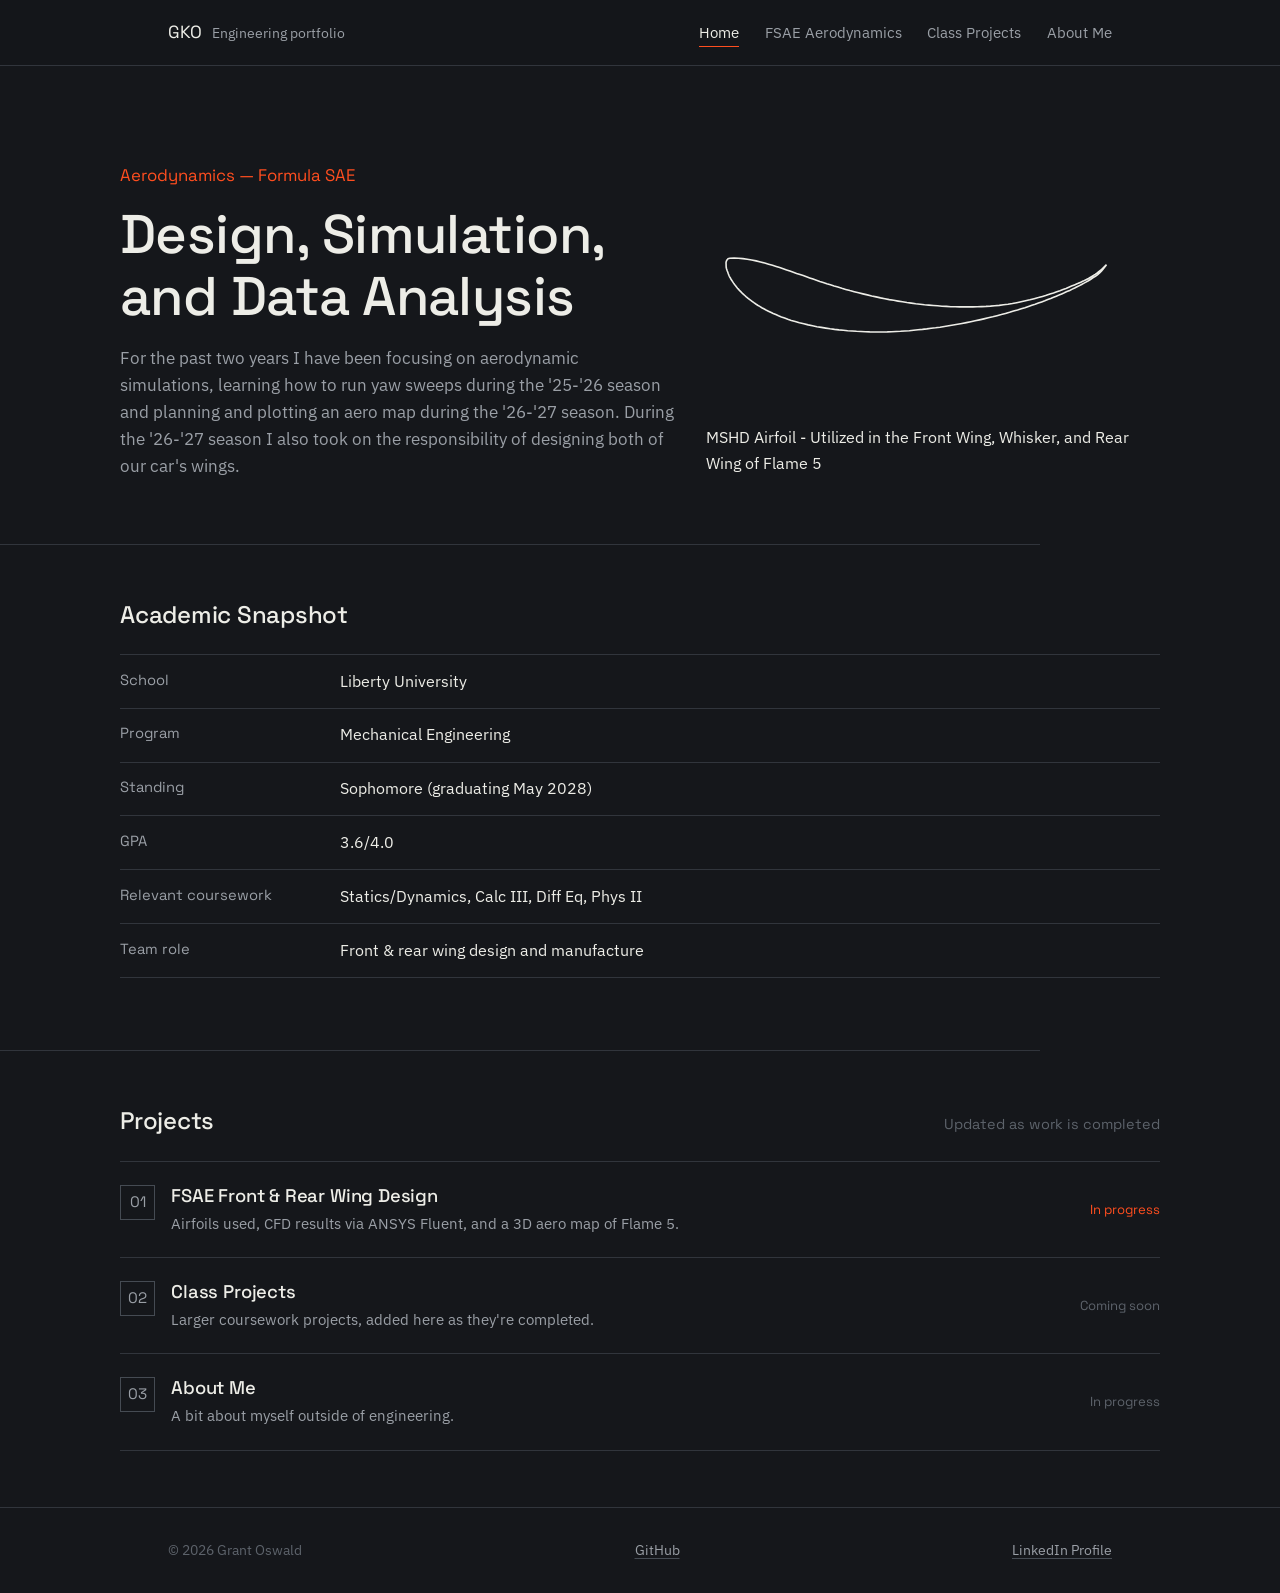
<file: index.html>
<!DOCTYPE html>
<html lang="en">
<head>
<meta charset="UTF-8">
<meta name="viewport" content="width=device-width, initial-scale=1.0">
<title>Grant Oswald — Engineering Portfolio</title>
<meta name="description" content="Engineering portfolio — FSAE aerodynamics and coursework projects.">
<link rel="preconnect" href="https://fonts.googleapis.com">
<link rel="preconnect" href="https://fonts.gstatic.com" crossorigin>
<link href="https://fonts.googleapis.com/css2?family=IBM+Plex+Sans:wght@400;500&family=Space+Grotesk:wght@500;600&display=swap" rel="stylesheet">
<link rel="stylesheet" href="css/style.css">
</head>
<body>

<header class="site-header">
  <div class="wrap">
    <a href="index.html" class="wordmark">GKO <span>Engineering portfolio</span></a>
    <nav class="site-nav">
      <a href="index.html" aria-current="page">Home</a>
      <a href="projects/fsae.html">FSAE Aerodynamics</a>
      <a href="projects/class-projects.html">Class Projects</a>
      <a href="projects/about-me.html">About Me</a>
    </nav>
  </div>
</header>

<main>

  <!-- ============ HERO ============ -->
  <section class="hero wrap">
    <div>
      <div class="role">Aerodynamics — Formula SAE</div>
      <h1>Design, Simulation, and Data Analysis</h1>
      <p>For the past two years I have been focusing on aerodynamic simulations, learning how to run yaw sweeps during the '25-'26 season and
        planning and plotting an aero map during the '26-'27 season. During the '26-'27 season I also took on the responsibility of designing
      both of our car's wings.</p>
    </div>
     <div class="hero-figure" aria-hidden="true">
      <!-- MSHD airfoil profile, plotted from coordinate data (x/c, y/c), flipped -->
      <svg viewBox="0 0 420 260" fill="none" xmlns="http://www.w3.org/2000/svg">
        <path d="M400.5 99.7 L397.4 103.8 L395.8 105.8 L393.9 107.6 L391.7 109.6 L389.4 111.3 L387.2 112.7 L384.8 114.2 L382.4 115.7 L379.9 117.1 L377.6 118.4 L375.6 119.5 L373.5 120.6 L371.1 121.8 L368.7 123.0 L366.3 124.1 L363.7 125.4 L360.9 126.6 L358.3 127.8 L355.7 128.9 L353.0 130.1 L350.3 131.2 L347.6 132.3 L344.7 133.5 L341.8 134.6 L338.8 135.8 L335.7 136.9 L332.4 138.1 L329.2 139.3 L325.9 140.3 L322.5 141.5 L318.9 142.7 L315.3 143.8 L311.5 145.0 L307.6 146.1 L303.6 147.3 L299.5 148.4 L295.3 149.6 L291.0 150.7 L286.7 151.8 L282.3 152.8 L277.9 153.9 L273.5 154.9 L269.1 155.8 L264.8 156.7 L260.4 157.6 L256.0 158.5 L251.6 159.3 L247.2 160.0 L242.8 160.7 L238.4 161.5 L234.0 162.2 L229.6 162.8 L225.2 163.3 L220.8 163.9 L216.4 164.4 L212.0 164.8 L207.6 165.3 L203.3 165.7 L198.9 166.0 L194.5 166.3 L190.1 166.5 L185.7 166.7 L181.3 166.9 L176.9 167.0 L172.5 167.0 L168.1 167.0 L163.7 166.9 L159.3 166.7 L154.9 166.5 L150.5 166.3 L146.1 166.0 L141.7 165.7 L137.3 165.3 L132.9 164.9 L128.5 164.4 L124.1 163.8 L119.7 163.1 L115.3 162.4 L110.9 161.7 L106.5 160.8 L102.2 159.9 L97.8 158.8 L93.4 157.7 L89.2 156.5 L85.3 155.4 L81.8 154.3 L78.6 153.1 L75.4 152.0 L72.5 150.8 L69.8 149.6 L67.2 148.5 L64.7 147.3 L62.4 146.2 L60.0 145.0 L57.8 143.8 L55.8 142.7 L53.7 141.4 L51.7 140.2 L49.8 139.0 L47.9 137.7 L46.1 136.4 L44.5 135.2 L43.1 134.1 L41.5 132.9 L40.0 131.6 L38.8 130.5 L37.5 129.3 L36.2 128.2 L35.0 126.9 L33.7 125.7 L32.6 124.4 L31.5 123.2 L30.5 121.9 L29.4 120.6 L28.4 119.2 L27.4 117.9 L26.6 116.6 L25.7 115.3 L24.9 114.0 L24.2 112.7 L23.5 111.6 L22.9 110.2 L22.3 108.7 L21.8 107.3 L21.1 105.6 L20.6 104.0 L20.2 102.3 L20.1 100.6 L20.1 99.4 L20.0 97.8 L20.3 96.3 L21.0 94.9 L22.1 93.6 L23.7 93.2 L28.1 93.0 L32.5 93.2 L36.9 93.6 L41.3 94.2 L45.7 95.0 L50.1 95.9 L54.5 97.0 L58.7 98.1 L62.6 99.2 L66.5 100.3 L70.2 101.5 L73.7 102.6 L77.2 103.8 L80.6 104.9 L83.9 106.0 L87.3 107.2 L90.6 108.4 L94.0 109.5 L97.2 110.6 L100.5 111.8 L103.7 112.9 L107.1 114.1 L110.4 115.2 L113.8 116.4 L117.2 117.5 L120.8 118.7 L124.4 119.8 L128.1 121.0 L131.9 122.1 L135.8 123.3 L139.7 124.4 L143.9 125.6 L148.2 126.7 L152.5 127.8 L156.9 128.9 L161.3 129.9 L165.7 131.0 L170.1 131.9 L174.5 132.9 L178.9 133.7 L183.3 134.6 L187.7 135.3 L192.1 136.1 L196.5 136.8 L200.9 137.5 L205.3 138.1 L209.7 138.7 L214.1 139.2 L218.5 139.7 L222.9 140.1 L227.3 140.5 L231.6 140.8 L236.0 141.2 L240.4 141.4 L244.8 141.7 L249.2 141.8 L253.6 141.9 L258.0 141.9 L262.4 141.9 L266.8 141.9 L271.2 141.8 L275.6 141.6 L280.0 141.4 L284.4 141.1 L288.8 140.7 L293.2 140.4 L297.6 139.8 L302.0 139.2 L306.4 138.5 L310.7 137.7 L315.1 136.8 L319.5 135.8 L323.9 134.8 L328.2 133.7 L332.4 132.6 L336.5 131.4 L340.3 130.3 L344.0 129.1 L347.5 128.0 L350.8 126.8 L353.9 125.7 L357.0 124.5 L360.0 123.4 L362.8 122.2 L365.5 121.1 L368.4 119.9 L371.6 118.6 L374.3 117.4 L377.2 116.1 L380.0 114.7 L382.5 113.5 L385.0 112.0 L387.1 110.7 L389.2 109.4 L390.9 108.2 L392.5 106.9 L394.7 105.1 L396.5 103.5 Z"
              stroke="#EDEDE7" stroke-width="1.6"/>
      </svg>
       <div class="title">MSHD Airfoil - Utilized in the Front Wing, Whisker, and Rear Wing of Flame 5</div>
    </div>
  </section>

  <hr class="dim-line wrap">

  <!-- ============ ACADEMIC SNAPSHOT ============ -->
  <section class="block wrap" id="about">
    <div class="block-head">
      <h2>Academic Snapshot</h2>
    </div>
    <dl class="spec-sheet">
      <div class="spec-row">
        <dt>School</dt>
        <dd>Liberty University</dd>
      </div>
      <div class="spec-row">
        <dt>Program</dt>
        <dd>Mechanical Engineering</dd>
      </div>
      <div class="spec-row">
        <dt>Standing</dt>
        <dd>Sophomore (graduating May 2028)</dd>
      </div>
      <div class="spec-row">
        <dt>GPA</dt>
        <dd>3.6/4.0</dd>
      </div>
      <div class="spec-row">
        <dt>Relevant coursework</dt>
        <dd>Statics/Dynamics, Calc III, Diff Eq, Phys II</dd>
      </div>
      <div class="spec-row">
        <dt>Team role</dt>
        <dd>Front &amp; rear wing design and manufacture</dd>
      </div>
    </dl>
  </section>

  <hr class="dim-line wrap">

  <!-- ============ PROJECT INDEX ============ -->
  <section class="block wrap" id="projects">
    <div class="block-head">
      <h2>Projects</h2>
      <span class="block-note">Updated as work is completed</span>
    </div>
    <div class="parts-list">
      <a class="part" href="projects/fsae.html">
        <span class="part-mark">01</span>
        <span class="part-body">
          <h3>FSAE Front &amp; Rear Wing Design</h3>
          <p>Airfoils used, CFD results via ANSYS Fluent, and a 3D aero map of Flame 5.</p>
        </span>
        <span class="part-status live">In progress</span>
      </a>
      <a class="part" href="projects/class-projects.html">
        <span class="part-mark">02</span>
        <span class="part-body">
          <h3>Class Projects</h3>
          <p>Larger coursework projects, added here as they're completed.</p>
        </span>
        <span class="part-status">Coming soon</span>
      </a>
      <a class="part" href="projects/about-me.html">
        <span class="part-mark">03</span>
        <span class="part-body">
          <h3>About Me</h3>
          <p>A bit about myself outside of engineering.</p>
        </span>
        <span class="part-status">In progress</span>
      </a>
    </div>
  </section>

</main>

<footer class="site-footer">
  <div class="wrap">
    <span>&copy; 2026 Grant Oswald</span>
    <span><a href="https://github.com/gkoz416">GitHub</a></span>
    <span><a href="https://linkedin.com/in/grant-oswald/">LinkedIn Profile</a></span>
  </div>
</footer>

<script src="js/main.js"></script>
</body>
</html>
</file>
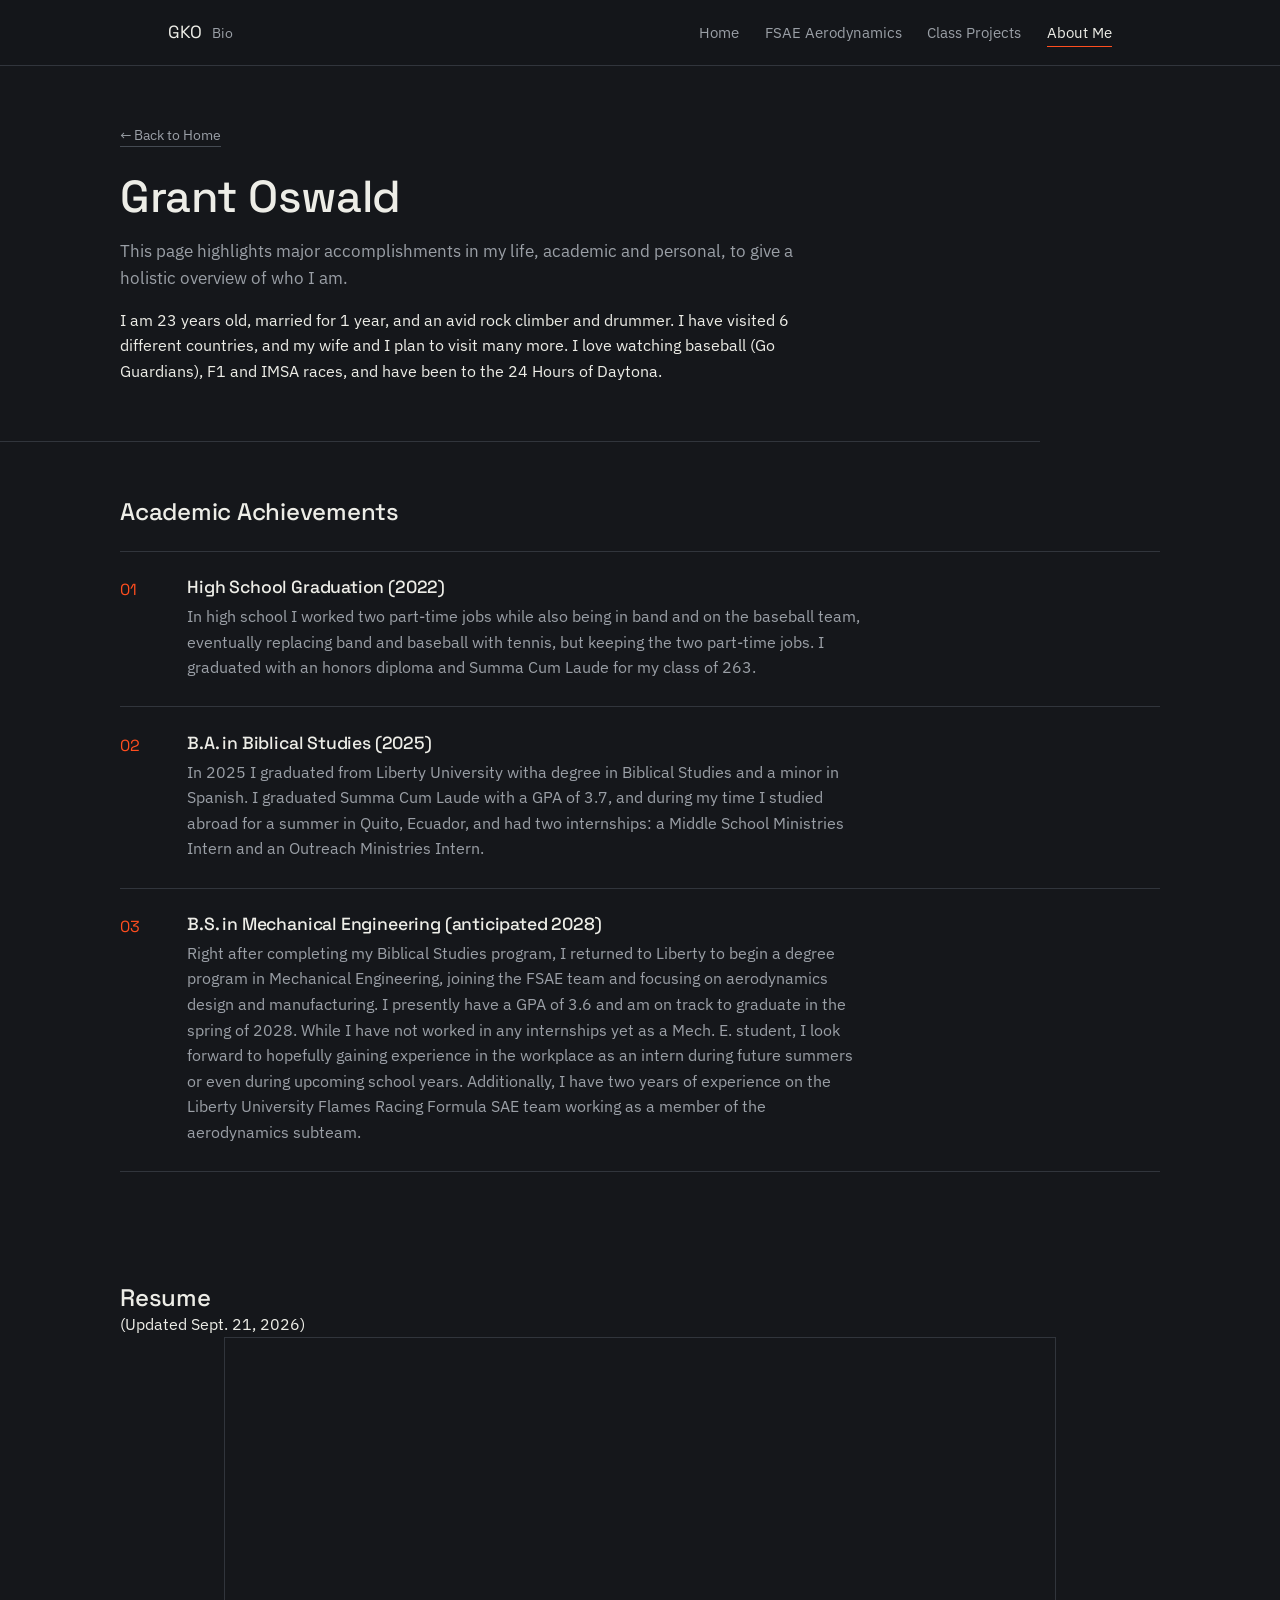
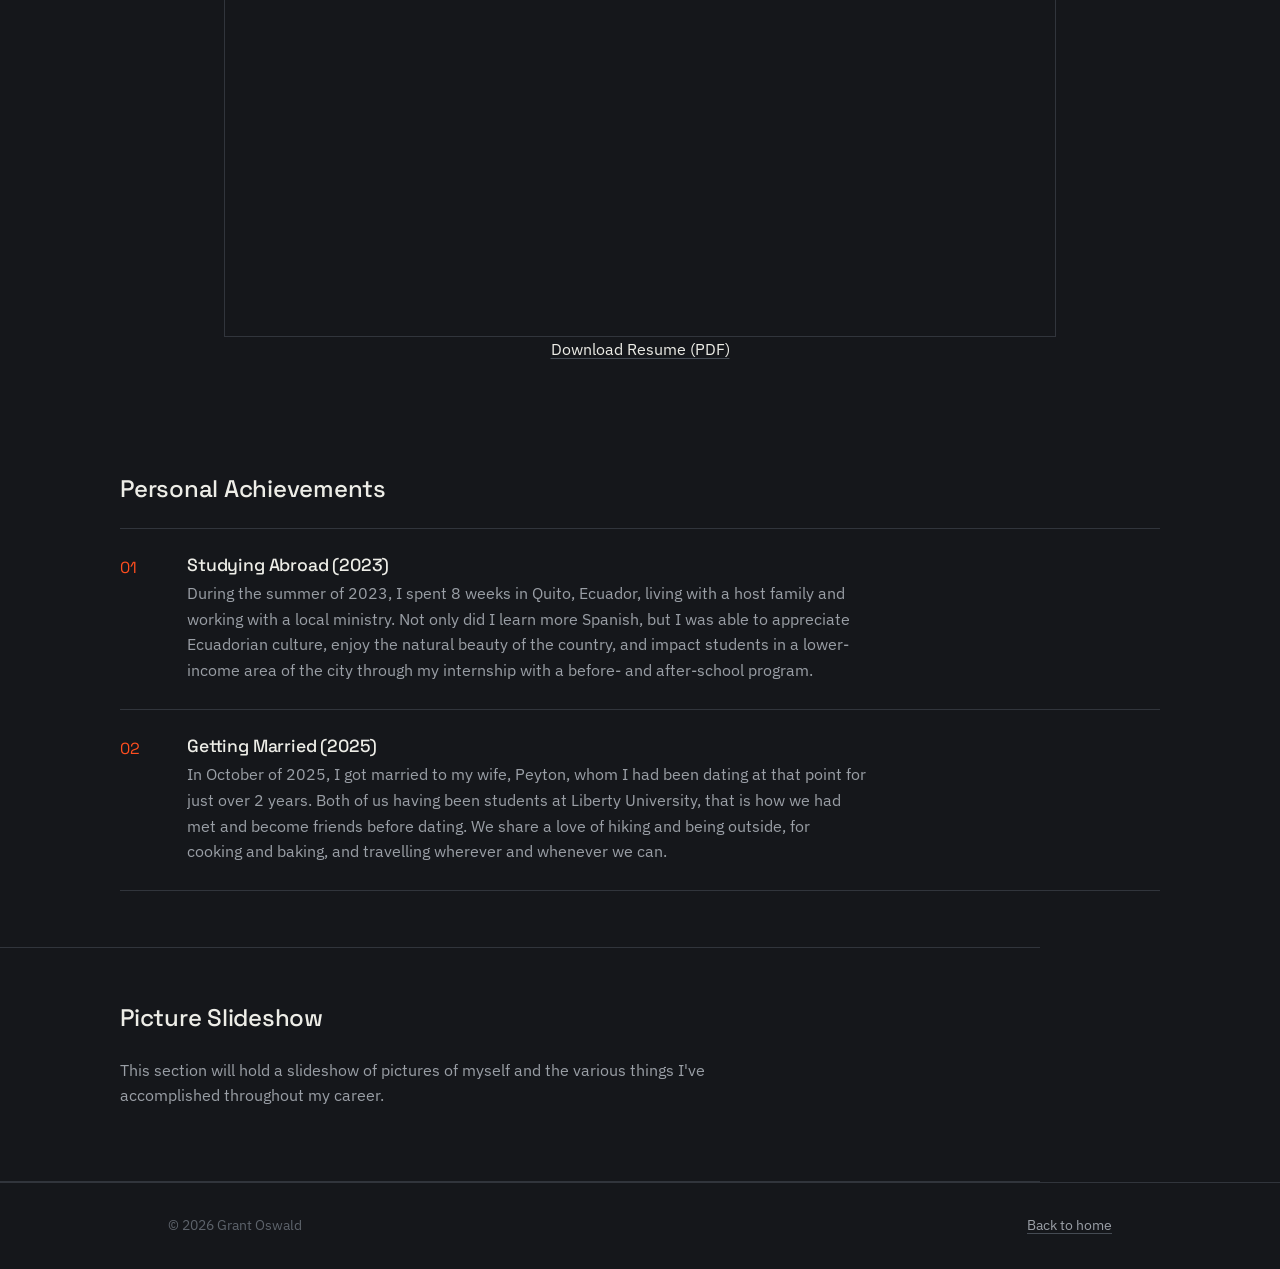
<file: projects/about-me.html>
<!DOCTYPE html>
<html lang="en">
<head>
<meta charset="UTF-8">
<meta name="viewport" content="width=device-width, initial-scale=1.0">
<title>About Me</title>
<meta name="description" content="Front and rear wing design for the Formula SAE car — airfoil theory, CFD, and the 3D aero map.">
<link rel="preconnect" href="https://fonts.googleapis.com">
<link rel="preconnect" href="https://fonts.gstatic.com" crossorigin>
<link href="https://fonts.googleapis.com/css2?family=IBM+Plex+Sans:wght@400;500&family=Space+Grotesk:wght@500;600&display=swap" rel="stylesheet">
<link rel="stylesheet" href="../css/style.css">
</head>
<body>

<header class="site-header">
  <div class="wrap">
    <a href="../index.html" class="wordmark">GKO <span>Bio</span></a>
    <nav class="site-nav">
      <a href="../index.html">Home</a>
      <a href="fsae.html">FSAE Aerodynamics</a>
      <a href="class-projects.html">Class Projects</a>
      <a href="about-me.html" aria-current="page">About Me</a>
    </nav>
  </div>
</header>

<main>
  <section class="block wrap">
    <a href="../index.html" class="back-link">&larr; Back to Home</a>
    <h1 style="font-size:clamp(1.9rem,4vw,2.8rem); max-width:20ch;">Grant Oswald</h1>
    <p style="color:var(--text-dim); font-size:1.05rem; margin-top:1rem;">
      This page highlights major accomplishments in my life, academic and personal, to give a holistic overview of who I am.</p>
    <p>I am 23 years old, married for 1 year, and an avid rock climber and drummer. I have visited 6 different countries, and my wife and I plan
    to visit many more. I love watching baseball (Go Guardians), F1 and IMSA races, and have been to the 24 Hours of Daytona.</p>
  </section>

  <hr class="dim-line wrap">

  <!-- ============ Academic Achievements ============ -->
  <section class="block wrap">
    <div class="block-head">
      <h2>Academic Achievements</h2>
    </div>
    <div class="process">
      <div class="step">
        <span class="step-num">01</span>
        <div>
          <h3>High School Graduation (2022)</h3>
          <p>In high school I worked two part-time jobs while also being in band and on the baseball team,
            eventually replacing band and baseball with tennis, but keeping the two part-time jobs. I graduated with an honors diploma and
            Summa Cum Laude for my class of 263.</p>
        </div>
      </div>
      <div class="step">
        <span class="step-num">02</span>
        <div>
          <h3>B.A. in Biblical Studies (2025)</h3>
          <p>In 2025 I graduated from Liberty University witha degree in Biblical Studies and a minor in Spanish. I graduated Summa Cum Laude with a GPA of 3.7,
          and during my time I studied abroad for a summer in Quito, Ecuador, and had two internships: a Middle School Ministries Intern and an 
            Outreach Ministries Intern.
          </p>
        </div>
      </div>
      <div class="step">
        <span class="step-num">03</span>
        <div>
          <h3>B.S. in Mechanical Engineering (anticipated 2028)</h3>
          <p>Right after completing my Biblical Studies program, I returned to Liberty to begin a degree program in Mechanical Engineering, joining the FSAE team
            and focusing on aerodynamics design and manufacturing. I presently have a GPA of 3.6 and am on track to graduate in the spring of 2028. While I have
            not worked in any internships yet as a Mech. E. student, I look forward to hopefully gaining experience in the workplace as an intern during future
            summers or even during upcoming school years. Additionally, I have two years of experience on the Liberty University Flames Racing Formula SAE
            team working as a member of the aerodynamics subteam.
          </p>
        </div>
      </div>
    </div>
  </section>

<!-- ============= Resume and Download Link ========= -->
  <section class="block wrap">
  <div class:"block-head">
    <h2>Resume</h2>
    <p> (Updated Sept. 21, 2026)</p>
  </div>
  <iframe src="../docs/OswaldGrantResume.pdf" style="width:80%; height:600px; border:1px solid var(--line); display:block; margin-left:auto; margin-right:auto;" title="Resume"></iframe>
  <div style="text-align:center;">
  <a href="../docs/OswaldGrantResume.pdf" style="margin-left:auto; margin-right:auto;" download>Download Resume (PDF)</a>
  </div>
  </section>
  
 <!-- ============ Personal Achievements ============ -->
  <section class="block wrap">
    <div class="block-head">
      <h2>Personal Achievements</h2>
    </div>
    <div class="process">
      <div class="step">
        <span class="step-num">01</span>
        <div>
          <h3>Studying Abroad (2023)</h3>
          <p>During the summer of 2023, I spent 8 weeks in Quito, Ecuador, living with a host family and working with a local ministry. Not only did I learn
          more Spanish, but I was able to appreciate Ecuadorian culture, enjoy the natural beauty of the country, and impact students in a lower-income area
          of the city through my internship with a before- and after-school program.</p>
        </div>
      </div>
      <div class="step">
        <span class="step-num">02</span>
        <div>
          <h3>Getting Married (2025)</h3>
          <p>In October of 2025, I got married to my wife, Peyton, whom I had been dating at that point for just over 2 years. Both of us having been students
            at Liberty University, that is how we had met and become friends before dating. We share a love of hiking and being outside, for cooking and baking,
            and travelling wherever and whenever we can.
          </p>
        </div>
      </div>
    </div>
  </section>

  <hr class="dim-line wrap">

  <!-- ============ SLIDESHOW PLACEHOLDER ============ -->
  <section class="block wrap">
    <div class="block-head">
      <h2>Picture Slideshow</h2>
          </div>
    <p style="color:var(--text-dim); margin-bottom:1rem;">
      This section will hold a slideshow of pictures of myself and the various things I've accomplished throughout my career.
    </p>
</section>

  <hr class="dim-line wrap">

</main>

<footer class="site-footer">
  <div class="wrap">
    <span>&copy; 2026 Grant Oswald</span>
    <span><a href="../index.html">Back to home</a></span>
  </div>
</footer>

<script src="../js/main.js"></script>
</body>
</html>
</file>
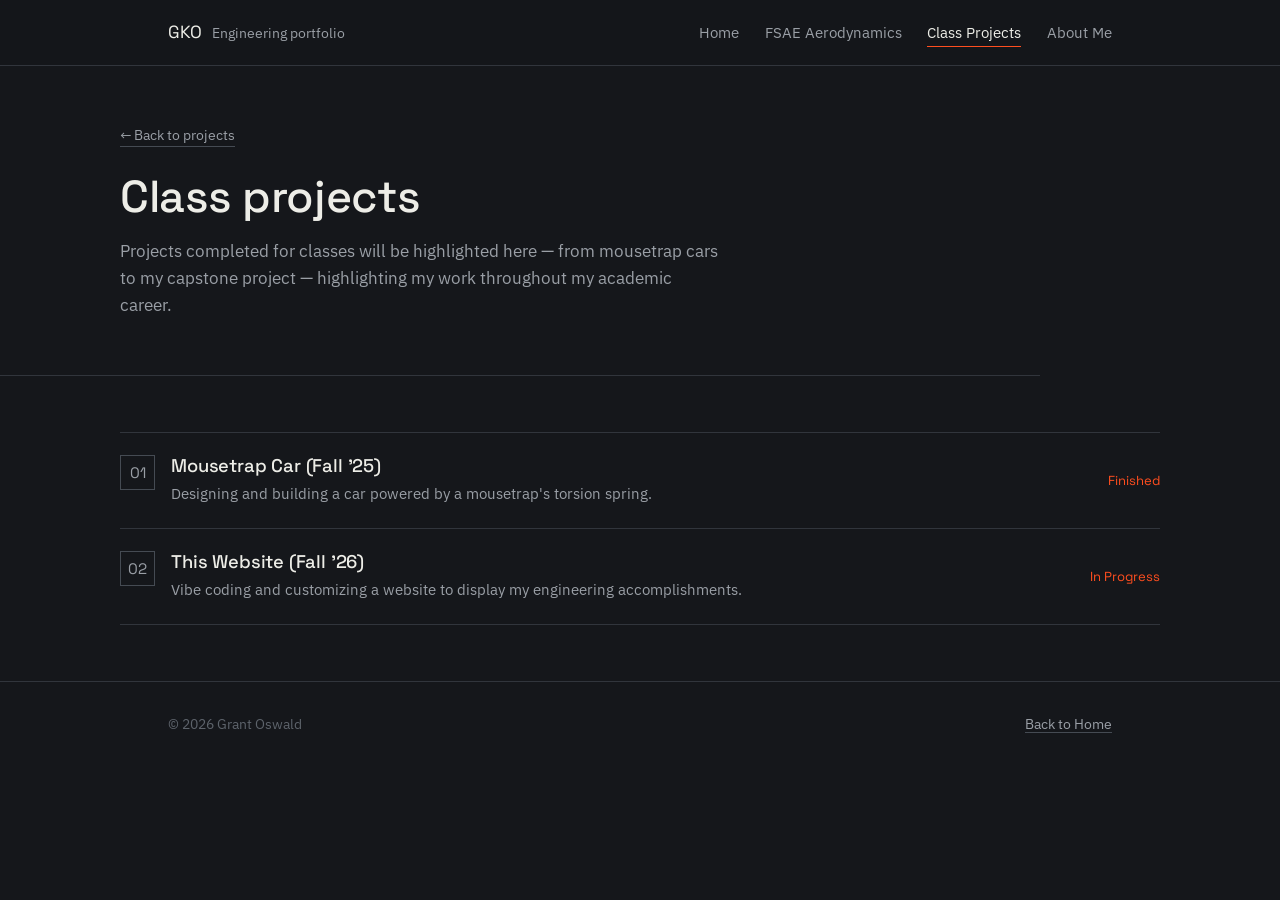
<file: projects/class-projects.html>
<!DOCTYPE html>
<html lang="en">
<head>
<meta charset="UTF-8">
<meta name="viewport" content="width=device-width, initial-scale=1.0">
<title>Class Projects — Grant Oswald</title>
<meta name="description" content="Coursework projects, added as they're completed.">
<link rel="preconnect" href="https://fonts.googleapis.com">
<link rel="preconnect" href="https://fonts.gstatic.com" crossorigin>
<link href="https://fonts.googleapis.com/css2?family=IBM+Plex+Sans:wght@400;500&family=Space+Grotesk:wght@500;600&display=swap" rel="stylesheet">
<link rel="stylesheet" href="../css/style.css">
</head>
<body>

<header class="site-header">
  <div class="wrap">
    <a href="../index.html" class="wordmark">GKO <span>Engineering portfolio</span></a>
    <nav class="site-nav">
      <a href="../index.html">Home</a>
      <a href="fsae.html">FSAE Aerodynamics</a>
      <a href="class-projects.html" aria-current="page">Class Projects</a>
      <a href="about-me.html">About Me</a>
    </nav>
  </div>
</header>

<main>
  <section class="block wrap">
    <a href="../index.html" class="back-link">&larr; Back to projects</a>
    <h1 style="font-size:clamp(1.9rem,4vw,2.8rem); max-width:20ch;">Class projects</h1>
    <p style="color:var(--text-dim); font-size:1.05rem; margin-top:1rem; max-width:60ch;">
      Projects completed for classes will be highlighted here &mdash; from mousetrap cars to my capstone
      project &mdash; highlighting my work throughout my academic career.
    </p>
  </section>

  <hr class="dim-line wrap">

  <section class="block wrap">
  <div class="parts-list">
    <a class="part" href="mousetrap-car.html">
      <span class="part-mark">01</span>
      <span class="part-body">
        <h3>Mousetrap Car (Fall '25)</h3>
        <p>Designing and building a car powered by a mousetrap's torsion spring.</p>
      </span>
      <span class="part-status live">Finished</span>
    </a>
    <a class="part" href="this-website.html">
      <span class="part-mark">02</span>
      <span class="part-body">
        <h3>This Website (Fall '26)</h3>
        <p>Vibe coding and customizing a website to display my engineering accomplishments.</p>
      </span>
      <span class="part-status live">In Progress</span>
    </a>
  </div>
</section>
</main>

<footer class="site-footer">
  <div class="wrap">
    <span>&copy; 2026 Grant Oswald</span>
    <span><a href="../index.html">Back to Home</a></span>
  </div>
</footer>

<script src="../js/main.js"></script>
</body>
</html>
</file>
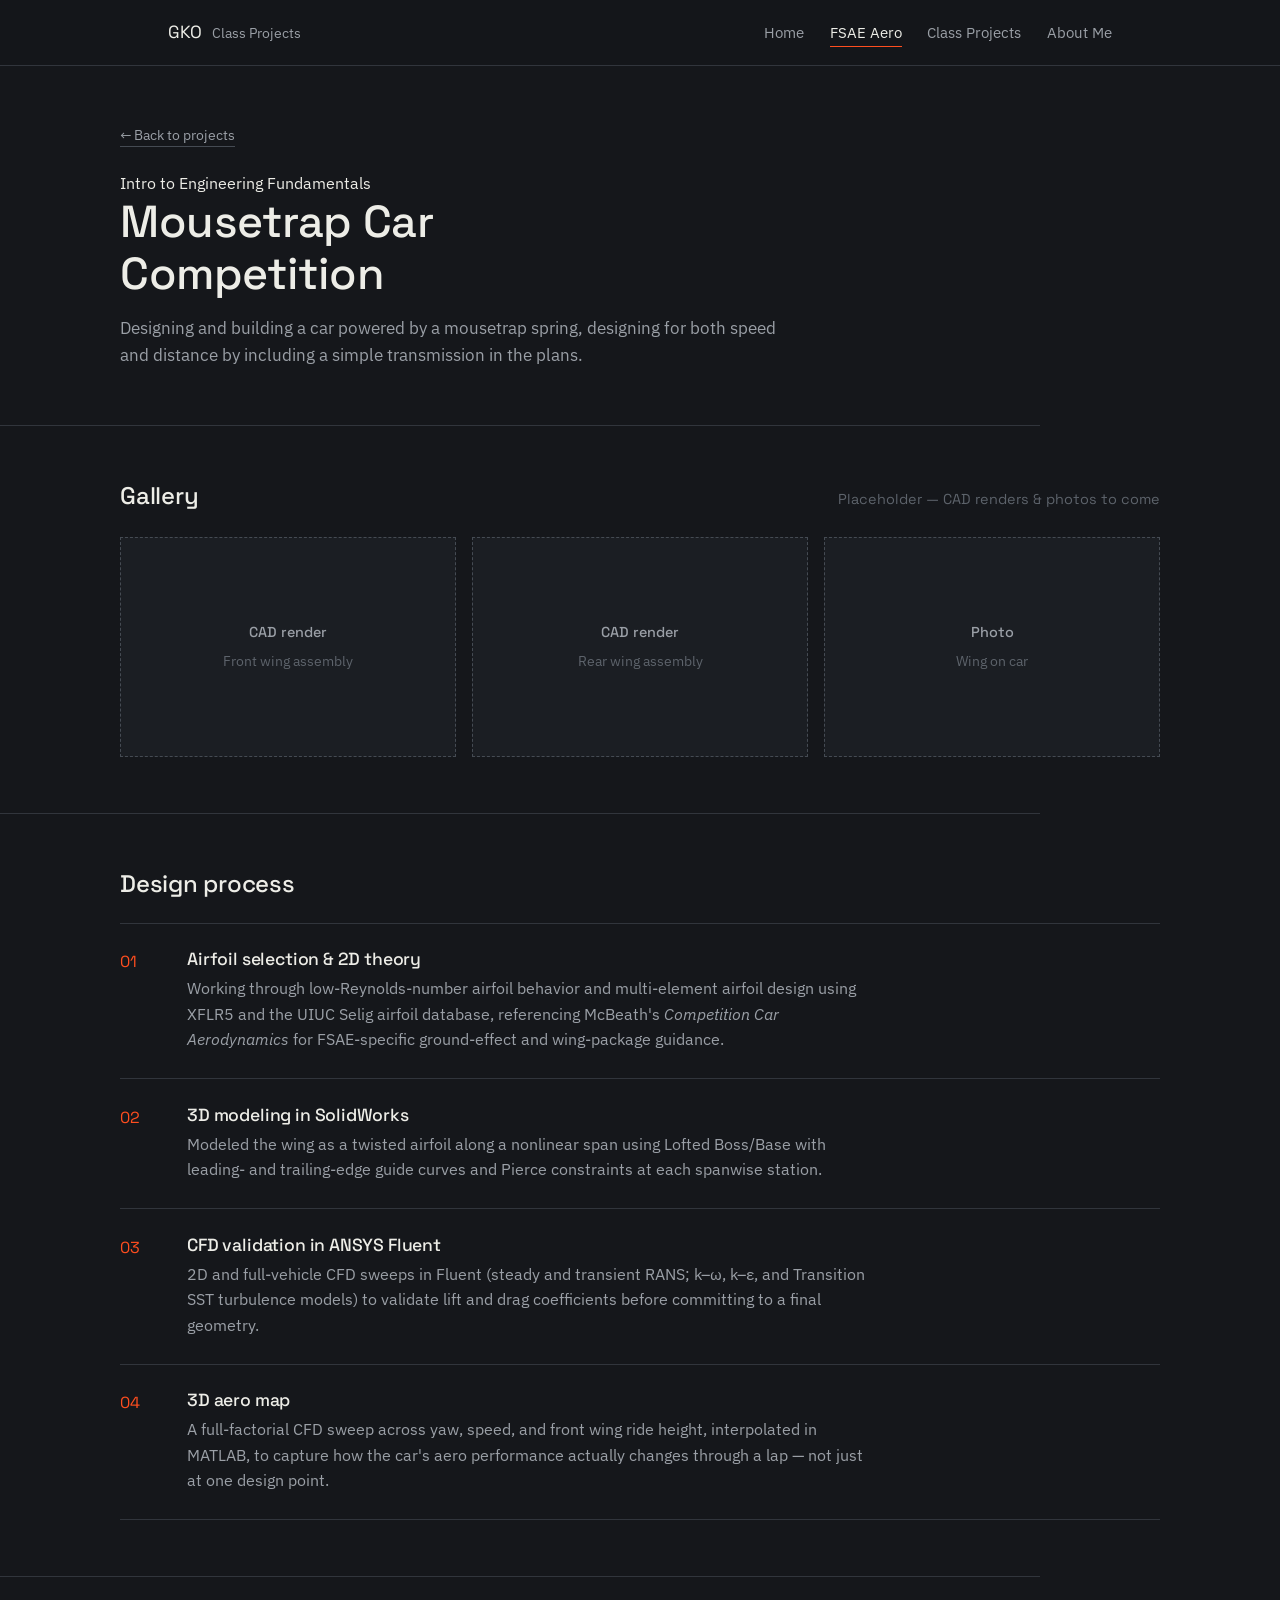
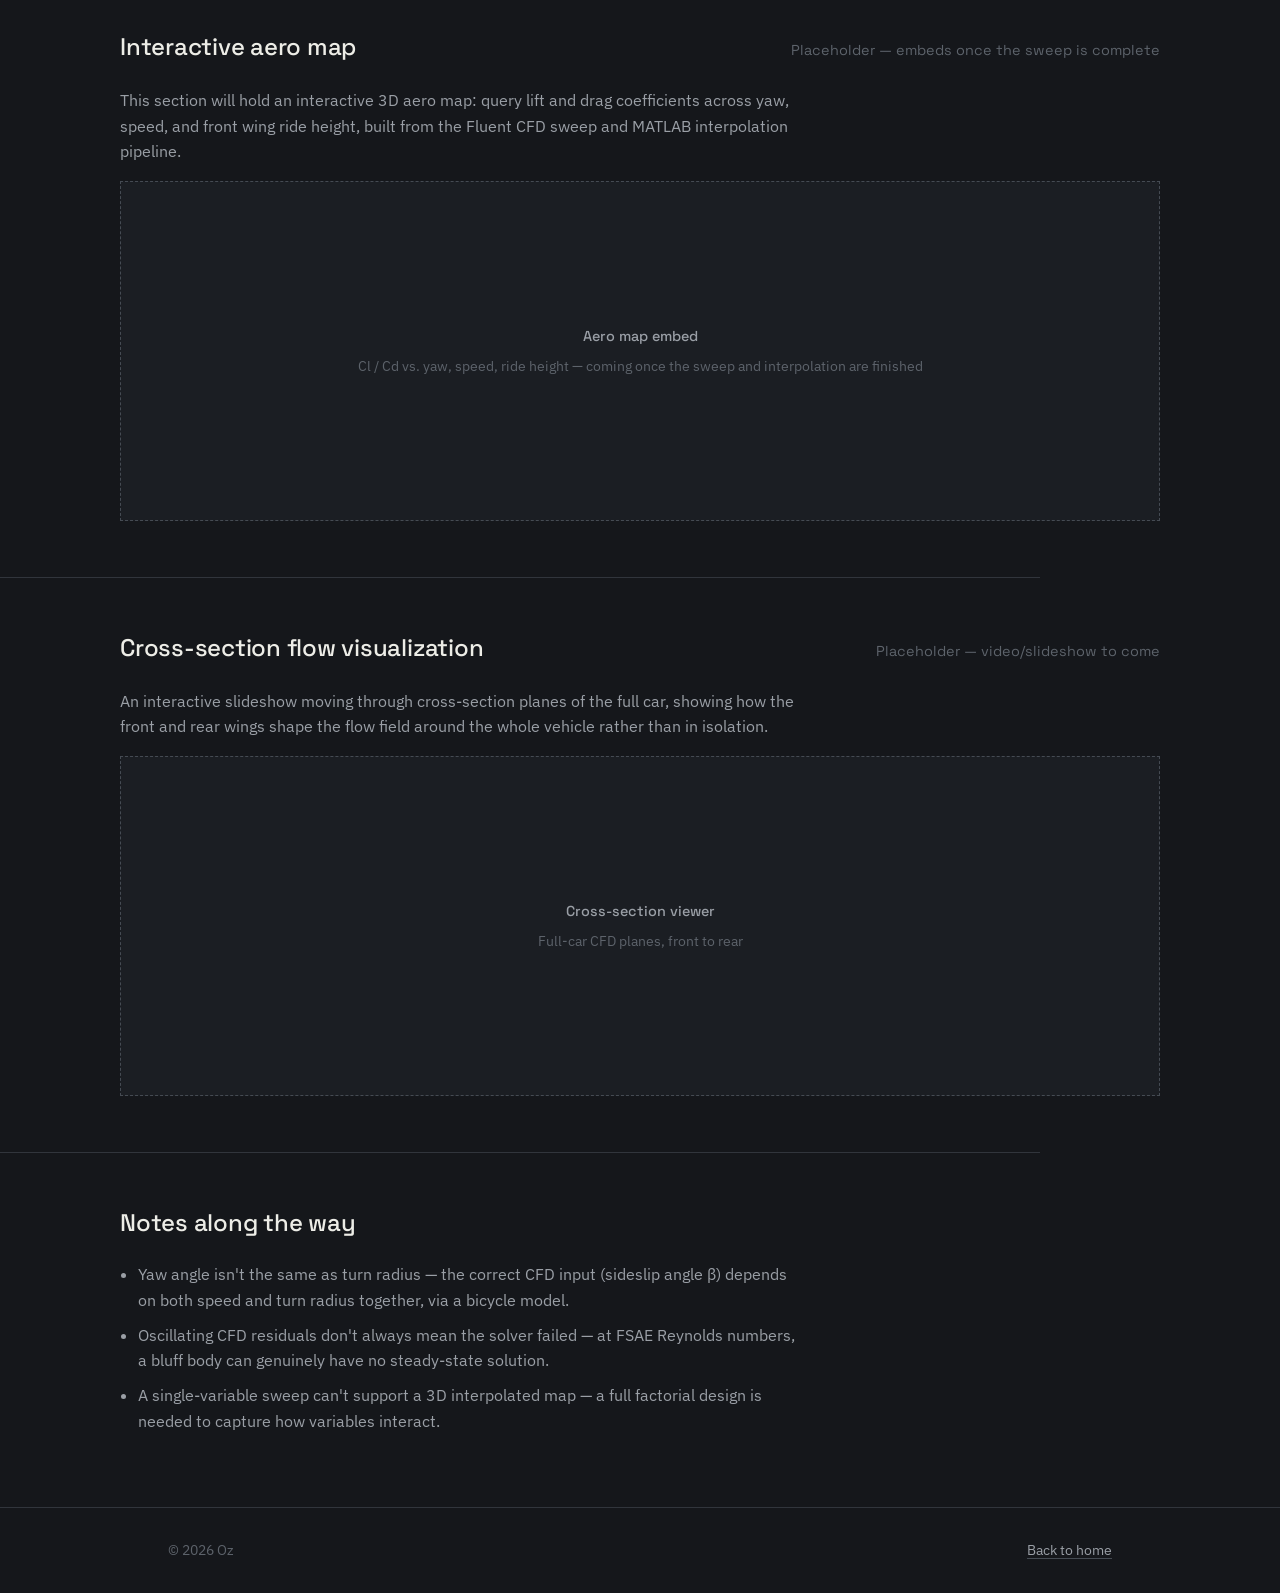
<file: projects/mousetrap car.html>
<!DOCTYPE html>
<html lang="en">
<head>
<meta charset="UTF-8">
<meta name="viewport" content="width=device-width, initial-scale=1.0">
<title>Mousetrap Car - ENGR 110</title>
<meta name="description" content="Front and rear wing design for the Formula SAE car — airfoil theory, CFD, and the 3D aero map.">
<link rel="preconnect" href="https://fonts.googleapis.com">
<link rel="preconnect" href="https://fonts.gstatic.com" crossorigin>
<link href="https://fonts.googleapis.com/css2?family=IBM+Plex+Sans:wght@400;500&family=Space+Grotesk:wght@500;600&display=swap" rel="stylesheet">
<link rel="stylesheet" href="../css/style.css">
</head>
<body>

<header class="site-header">
  <div class="wrap">
    <a href="../index.html" class="wordmark">GKO <span>Class Projects</span></a>
    <nav class="site-nav">
      <a href="../index.html">Home</a>
      <a href="fsae.html" aria-current="page">FSAE Aero</a>
      <a href="class-projects.html">Class Projects</a>
      <a href="about-me.html">About Me</a>
    </nav>
  </div>
</header>

<main>
  <section class="block wrap">
    <a href="class-projects.html" class="back-link">&larr; Back to projects</a>
    <div class="role">Intro to Engineering Fundamentals</div>
    <h1 style="font-size:clamp(1.9rem,4vw,2.8rem); max-width:20ch;">Mousetrap Car Competition</h1>
    <p style="color:var(--text-dim); font-size:1.05rem; margin-top:1rem;">
      Designing and building a car powered by a mousetrap spring, designing for both speed and distance by including a simple transmission in the plans.
    </p>
  </section>

  <hr class="dim-line wrap">

  <!-- ============ GALLERY PLACEHOLDER ============ -->
  <section class="block wrap">
    <div class="block-head">
      <h2>Gallery</h2>
      <span class="block-note">Placeholder — CAD renders &amp; photos to come</span>
    </div>
    <div style="display:grid; grid-template-columns:repeat(auto-fit, minmax(220px,1fr)); gap:1rem;">
      <div class="placeholder-media"><span><strong>CAD render</strong>Front wing assembly</span></div>
      <div class="placeholder-media"><span><strong>CAD render</strong>Rear wing assembly</span></div>
      <div class="placeholder-media"><span><strong>Photo</strong>Wing on car</span></div>
    </div>
  </section>

  <hr class="dim-line wrap">

  <!-- ============ DESIGN PROCESS ============ -->
  <section class="block wrap">
    <div class="block-head">
      <h2>Design process</h2>
    </div>
    <div class="process">
      <div class="step">
        <span class="step-num">01</span>
        <div>
          <h3>Airfoil selection &amp; 2D theory</h3>
          <p>Working through low-Reynolds-number airfoil behavior and multi-element airfoil design using
          XFLR5 and the UIUC Selig airfoil database, referencing McBeath's <em>Competition Car Aerodynamics</em>
          for FSAE-specific ground-effect and wing-package guidance.</p>
        </div>
      </div>
      <div class="step">
        <span class="step-num">02</span>
        <div>
          <h3>3D modeling in SolidWorks</h3>
          <p>Modeled the wing as a twisted airfoil along a nonlinear span using Lofted Boss/Base with leading-
          and trailing-edge guide curves and Pierce constraints at each spanwise station.</p>
        </div>
      </div>
      <div class="step">
        <span class="step-num">03</span>
        <div>
          <h3>CFD validation in ANSYS Fluent</h3>
          <p>2D and full-vehicle CFD sweeps in Fluent (steady and transient RANS; k&ndash;&omega;, k&ndash;&epsilon;,
          and Transition SST turbulence models) to validate lift and drag coefficients before committing to a
          final geometry.</p>
        </div>
      </div>
      <div class="step">
        <span class="step-num">04</span>
        <div>
          <h3>3D aero map</h3>
          <p>A full-factorial CFD sweep across yaw, speed, and front wing ride height, interpolated in MATLAB,
          to capture how the car's aero performance actually changes through a lap &mdash; not just at one
          design point.</p>
        </div>
      </div>
    </div>
  </section>

  <hr class="dim-line wrap">

  <!-- ============ AERO MAP EMBED PLACEHOLDER ============ -->
  <section class="block wrap">
    <div class="block-head">
      <h2>Interactive aero map</h2>
      <span class="block-note">Placeholder — embeds once the sweep is complete</span>
    </div>
    <p style="color:var(--text-dim); margin-bottom:1rem;">
      This section will hold an interactive 3D aero map: query lift and drag coefficients across yaw,
      speed, and front wing ride height, built from the Fluent CFD sweep and MATLAB interpolation pipeline.
    </p>
    <div class="placeholder-media" style="min-height:340px;">
      <span><strong>Aero map embed</strong>Cl / Cd vs. yaw, speed, ride height &mdash; coming once the sweep and interpolation are finished</span>
    </div>
  </section>

  <hr class="dim-line wrap">

  <!-- ============ CROSS-SECTION SLIDESHOW PLACEHOLDER ============ -->
  <section class="block wrap">
    <div class="block-head">
      <h2>Cross-section flow visualization</h2>
      <span class="block-note">Placeholder — video/slideshow to come</span>
    </div>
    <p style="color:var(--text-dim); margin-bottom:1rem;">
      An interactive slideshow moving through cross-section planes of the full car, showing how the
      front and rear wings shape the flow field around the whole vehicle rather than in isolation.
    </p>
    <div class="placeholder-media" style="min-height:340px;">
      <span><strong>Cross-section viewer</strong>Full-car CFD planes, front to rear</span>
    </div>
  </section>

  <hr class="dim-line wrap">

  <!-- ============ KEY LEARNINGS ============ -->
  <section class="block wrap">
    <div class="block-head">
      <h2>Notes along the way</h2>
    </div>
    <ul style="color:var(--text-dim); padding-left:1.1rem; max-width:var(--measure);">
      <li style="margin-bottom:0.6rem;">Yaw angle isn't the same as turn radius &mdash; the correct CFD input
      (sideslip angle &beta;) depends on both speed and turn radius together, via a bicycle model.</li>
      <li style="margin-bottom:0.6rem;">Oscillating CFD residuals don't always mean the solver failed &mdash;
      at FSAE Reynolds numbers, a bluff body can genuinely have no steady-state solution.</li>
      <li>A single-variable sweep can't support a 3D interpolated map &mdash; a full factorial design is
      needed to capture how variables interact.</li>
    </ul>
  </section>

</main>

<footer class="site-footer">
  <div class="wrap">
    <span>&copy; 2026 Oz</span>
    <span><a href="../index.html">Back to home</a></span>
  </div>
</footer>

<script src="../js/main.js"></script>
</body>
</html>
</file>
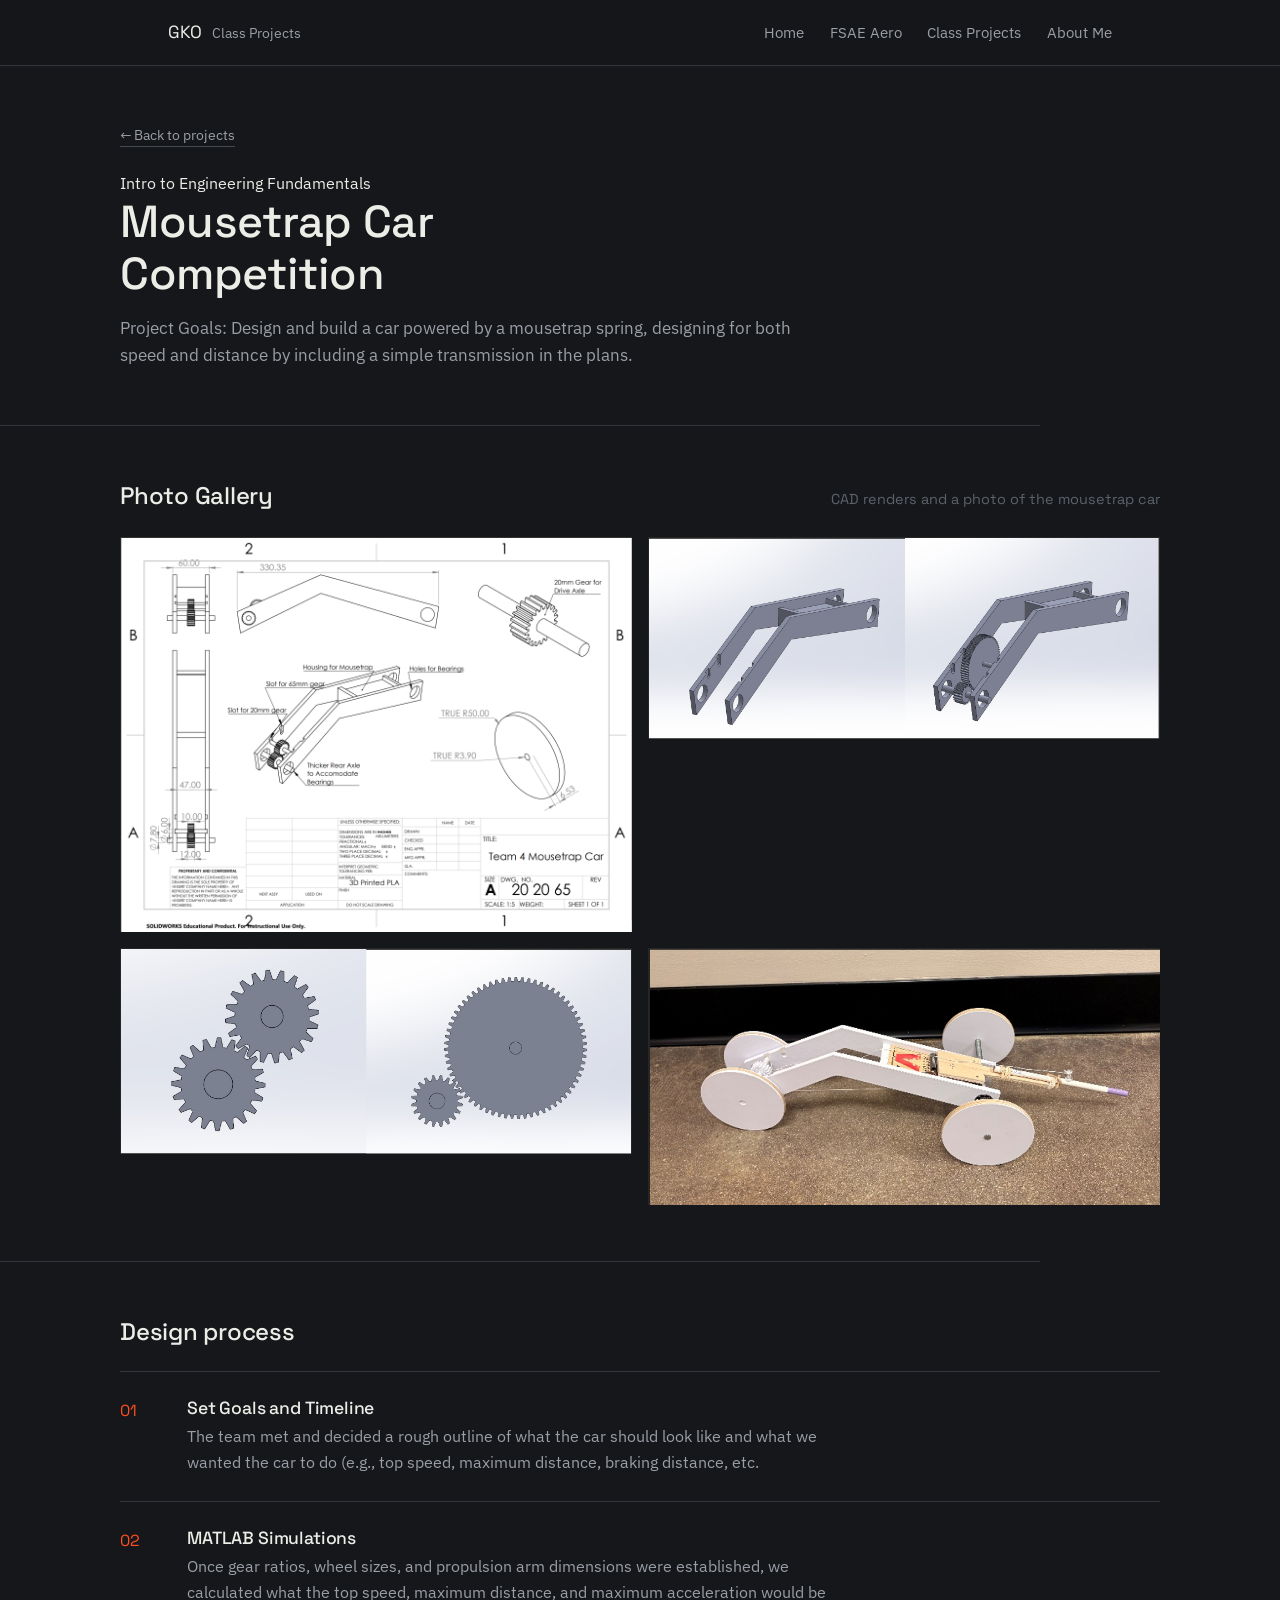
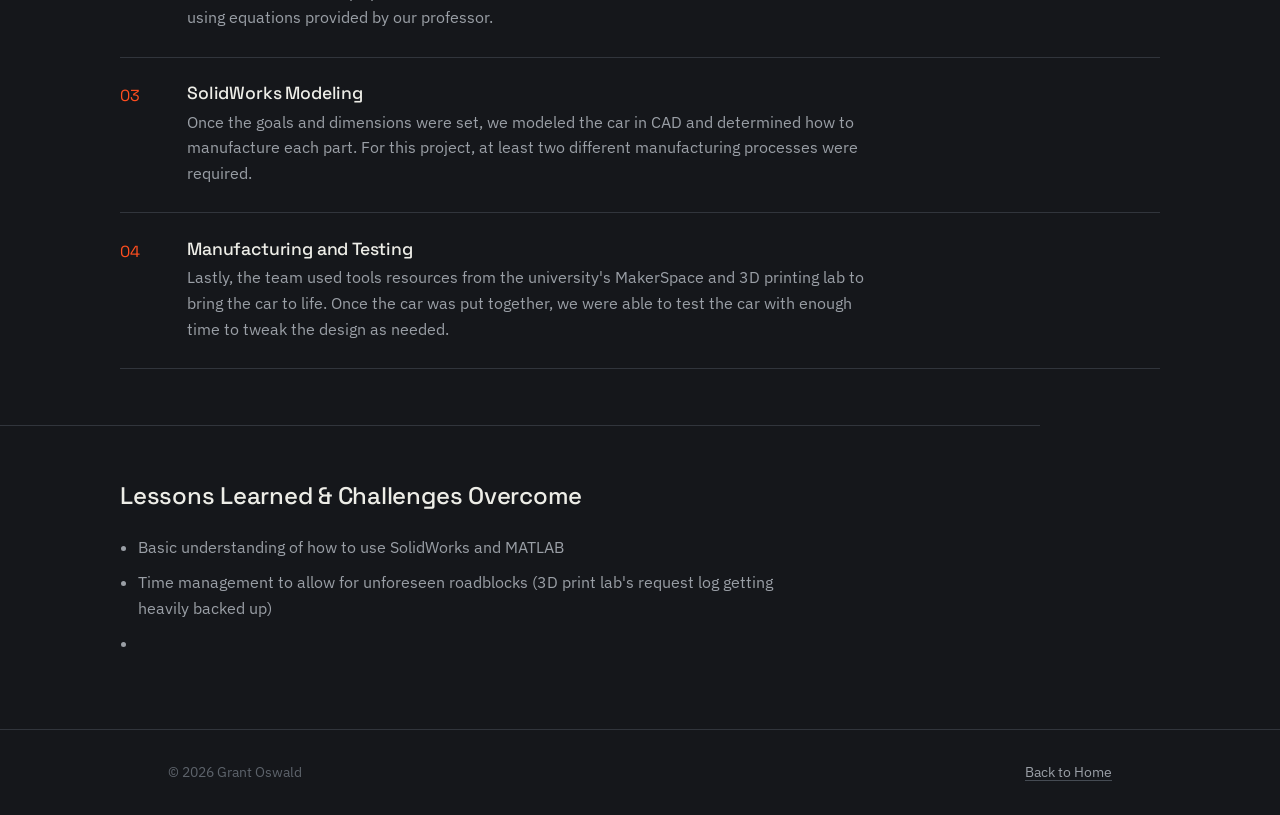
<file: projects/mousetrap-car.html>
<!DOCTYPE html>
<html lang="en">
<head>
<meta charset="UTF-8">
<meta name="viewport" content="width=device-width, initial-scale=1.0">
<title>Mousetrap Car - ENGR 110</title>
<meta name="description" content="Front and rear wing design for the Formula SAE car — airfoil theory, CFD, and the 3D aero map.">
<link rel="preconnect" href="https://fonts.googleapis.com">
<link rel="preconnect" href="https://fonts.gstatic.com" crossorigin>
<link href="https://fonts.googleapis.com/css2?family=IBM+Plex+Sans:wght@400;500&family=Space+Grotesk:wght@500;600&display=swap" rel="stylesheet">
<link rel="stylesheet" href="../css/style.css">
</head>
<body>

<header class="site-header">
  <div class="wrap">
    <a href="../index.html" class="wordmark">GKO <span>Class Projects</span></a>
    <nav class="site-nav">
      <a href="../index.html">Home</a>
      <a href="fsae.html">FSAE Aero</a>
      <a href="class-projects.html">Class Projects</a>
      <a href="about-me.html">About Me</a>
    </nav>
  </div>
</header>

<main>
  <section class="block wrap">
    <a href="class-projects.html" class="back-link">&larr; Back to projects</a>
    <div class="role">Intro to Engineering Fundamentals</div>
    <h1 style="font-size:clamp(1.9rem,4vw,2.8rem); max-width:20ch;">Mousetrap Car Competition</h1>
    <p style="color:var(--text-dim); font-size:1.05rem; margin-top:1rem;">
      Project Goals: Design and build a car powered by a mousetrap spring, designing for both speed and distance by including a simple transmission in the plans.
    </p>
  </section>

  <hr class="dim-line wrap">

  <!-- ============ GALLERY PLACEHOLDER ============ -->
  <section class="block wrap">
    <div class="block-head">
      <h2>Photo Gallery</h2>
      <span class="block-note">CAD renders and a photo of the mousetrap car</span>
    </div>
    <div style="display:grid; grid-template-columns:repeat(2, 1fr); gap:1rem;">
      <img src="../images/mousetrap-car-sw-drawing.png" alt="SolidWorks Drawing of the Car">
      <img src="../images/mousetrap-car-sw-body.png" alt="SolidWorks CAD of the Car's Body">
      <img src="../images/mousetrap-car-sw-gears.png" alt="SolidWorks CAD of the different gears">
      <img src="../images/mousetrap-car-irl.png" alt="Real-life Photo of the Car">
    </div>
  </section>

  <hr class="dim-line wrap">

  <!-- ============ DESIGN PROCESS ============ -->
  <section class="block wrap">
    <div class="block-head">
      <h2>Design process</h2>
    </div>
    <div class="process">
      <div class="step">
        <span class="step-num">01</span>
        <div>
          <h3>Set Goals and Timeline</h3>
          <p>The team met and decided a rough outline of what the car should look like and what we wanted the car to do (e.g., top speed, maximum distance,
          braking distance, etc.</p>
        </div>
      </div>
      <div class="step">
        <span class="step-num">02</span>
        <div>
          <h3>MATLAB Simulations</h3>
          <p>Once gear ratios, wheel sizes, and propulsion arm dimensions were established, we calculated what the top speed, maximum distance, and
          maximum acceleration would be using equations provided by our professor.</p>
        </div>
      </div>
      <div class="step">
        <span class="step-num">03</span>
        <div>
          <h3>SolidWorks Modeling</h3>
          <p>Once the goals and dimensions were set, we modeled the car in CAD and determined how to manufacture each part. For this project, at least
          two different manufacturing processes were required. </p>
        </div>
      </div>
      <div class="step">
        <span class="step-num">04</span>
        <div>
          <h3>Manufacturing and Testing</h3>
          <p>Lastly, the team used tools resources from the university's MakerSpace and 3D printing lab to bring the car to life. Once the car was put
          together, we were able to test the car with enough time to tweak the design as needed.</p>
        </div>
      </div>
    </div>
  </section>

  <hr class="dim-line wrap">

  <!-- ============ KEY LEARNINGS ============ -->
  <section class="block wrap">
    <div class="block-head">
      <h2>Lessons Learned &amp; Challenges Overcome</h2>
    </div>
    <ul style="color:var(--text-dim); padding-left:1.1rem; max-width:var(--measure);">
      <li style="margin-bottom:0.6rem;">Basic understanding of how to use SolidWorks and MATLAB</li>
      <li style="margin-bottom:0.6rem;">Time management to allow for unforeseen roadblocks (3D print lab's request log getting heavily backed up)</li>
      <li style="margin-bottom:0.6rem;"></li>
    </ul>
  </section>

</main>

<footer class="site-footer">
  <div class="wrap">
    <span>&copy; 2026 Grant Oswald</span>
    <span><a href="../index.html">Back to Home</a></span>
  </div>
</footer>

<script src="../js/main.js"></script>
</body>
</html>
</file>
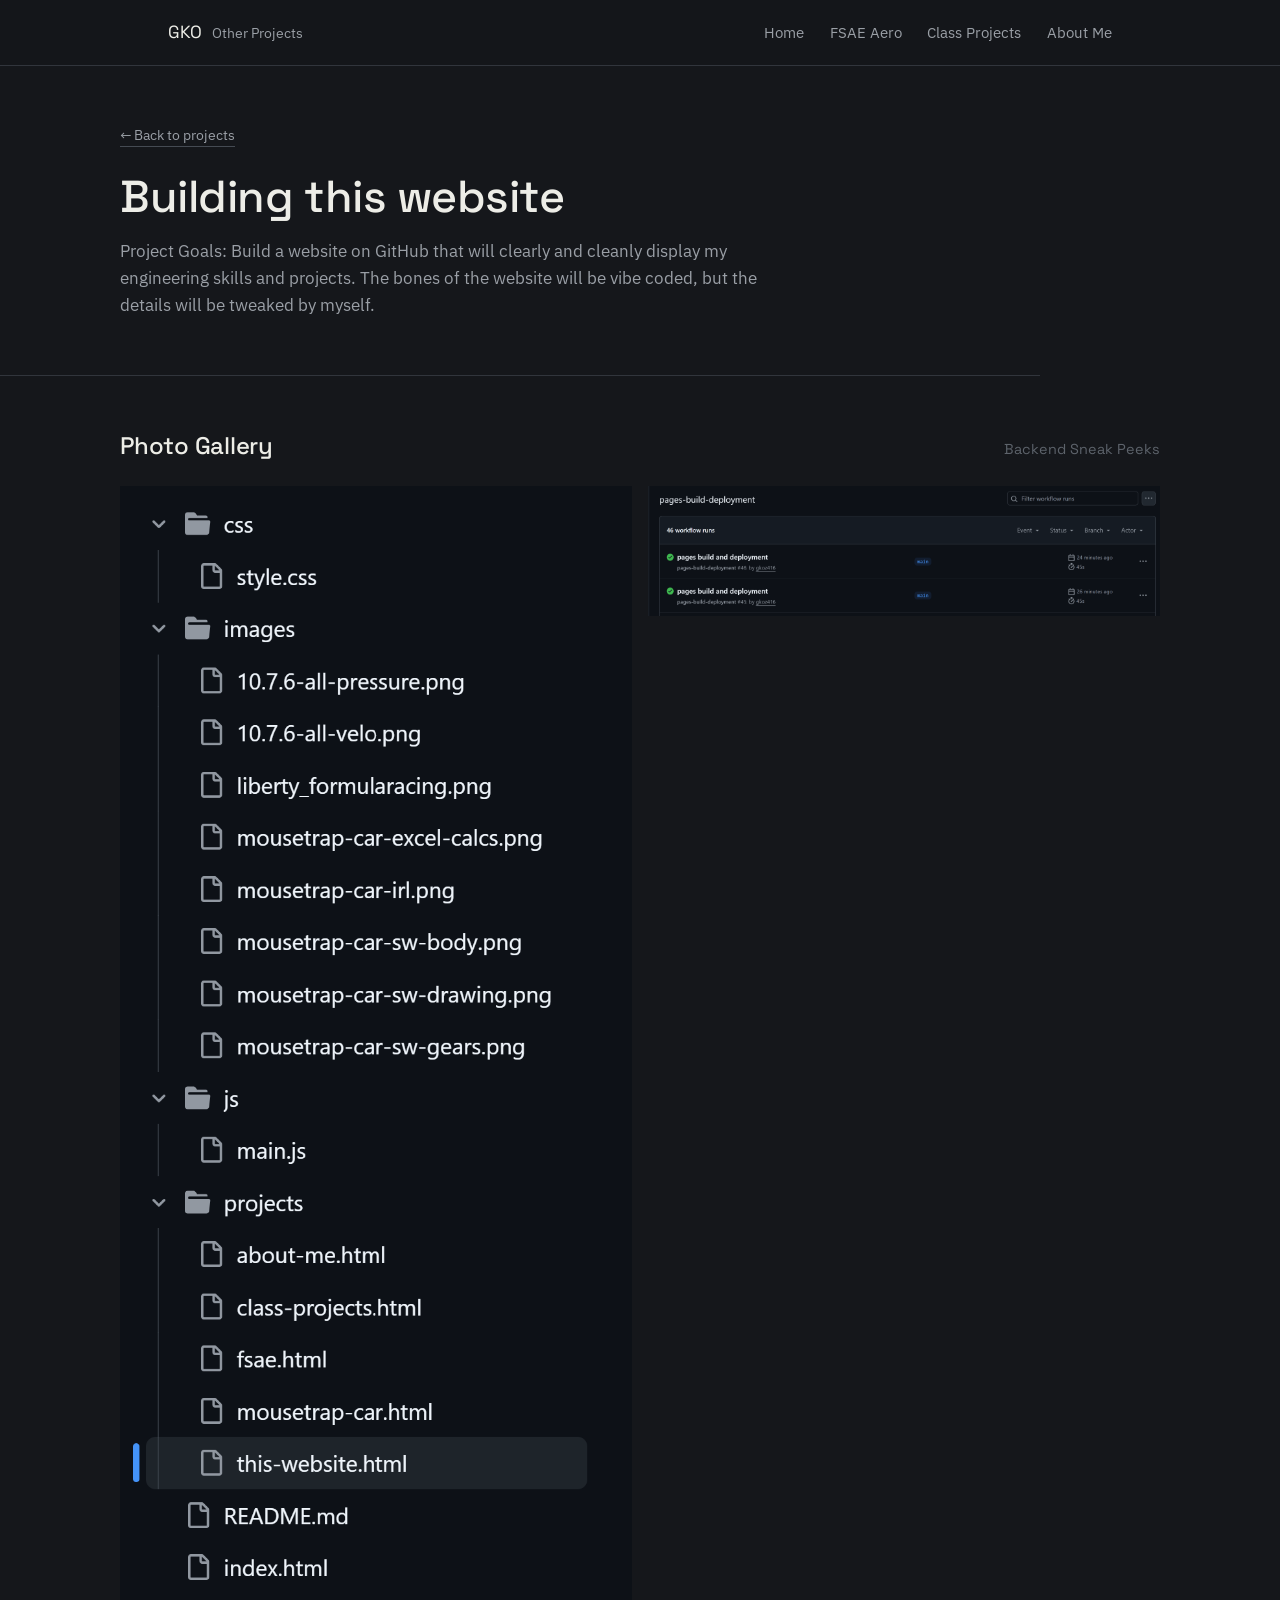
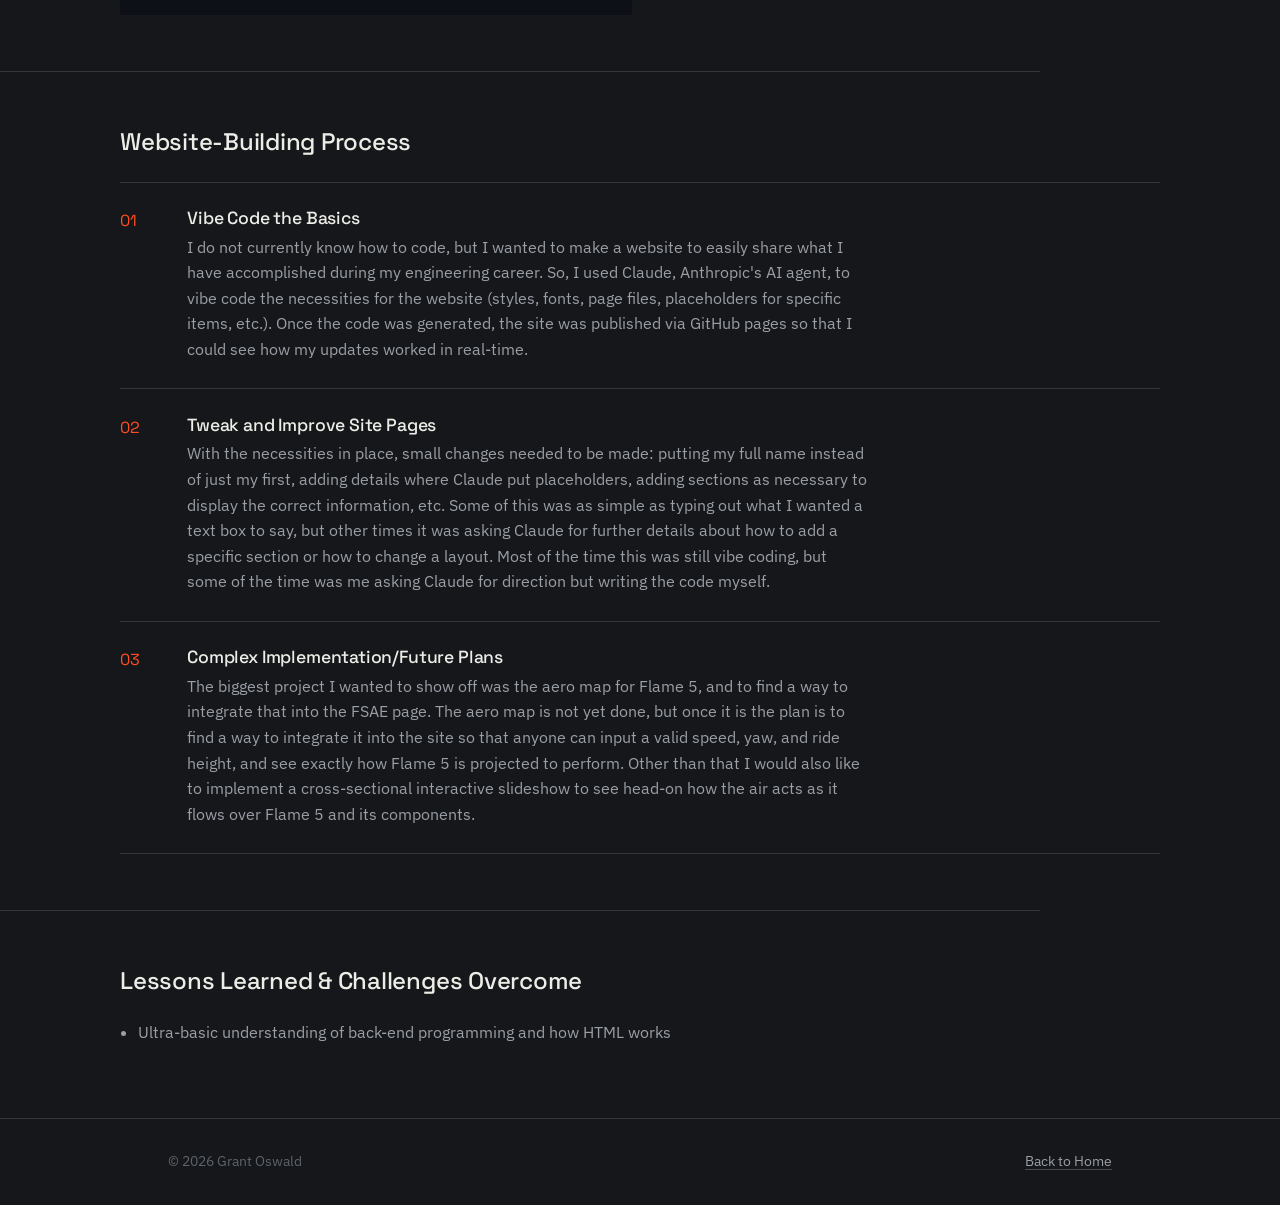
<file: projects/this-website.html>
<!DOCTYPE html>
<html lang="en">
<head>
<meta charset="UTF-8">
<meta name="viewport" content="width=device-width, initial-scale=1.0">
<title>This Website</title>
<meta name="description" content="Front and rear wing design for the Formula SAE car — airfoil theory, CFD, and the 3D aero map.">
<link rel="preconnect" href="https://fonts.googleapis.com">
<link rel="preconnect" href="https://fonts.gstatic.com" crossorigin>
<link href="https://fonts.googleapis.com/css2?family=IBM+Plex+Sans:wght@400;500&family=Space+Grotesk:wght@500;600&display=swap" rel="stylesheet">
<link rel="stylesheet" href="../css/style.css">
</head>
<body>

<header class="site-header">
  <div class="wrap">
    <a href="../index.html" class="wordmark">GKO <span>Other Projects</span></a>
    <nav class="site-nav">
      <a href="../index.html">Home</a>
      <a href="fsae.html">FSAE Aero</a>
      <a href="class-projects.html">Class Projects</a>
      <a href="about-me.html">About Me</a>
    </nav>
  </div>
</header>

<main>
  <section class="block wrap">
    <a href="class-projects.html" class="back-link">&larr; Back to projects</a>
    <h1 style="font-size:clamp(1.9rem,4vw,2.8rem); max-width:20ch;">Building this website</h1>
    <p style="color:var(--text-dim); font-size:1.05rem; margin-top:1rem;">
      Project Goals: Build a website on GitHub that will clearly and cleanly display my engineering skills and projects. The bones of
      the website will be vibe coded, but the details will be tweaked by myself.
    </p>
  </section>

  <hr class="dim-line wrap">

  <!-- ============ GALLERY PLACEHOLDER ============ -->
  <section class="block wrap">
    <div class="block-head">
      <h2>Photo Gallery</h2>
      <span class="block-note">Backend Sneak Peeks</span>
    </div>
    <div style="display:grid; grid-template-columns:repeat(2, 1fr); gap:1rem;">
      <img src="../images/this-website-projects-list.png" alt="List of All Project Files Associated with This Website">
      <img src="../images/this-website-updates-count.png" alt="List of Website Updates as of 9.16.2026">
    </div>
  </section>

  <hr class="dim-line wrap">

  <!-- ============ DESIGN PROCESS ============ -->
  <section class="block wrap">
    <div class="block-head">
      <h2>Website-Building Process</h2>
    </div>
    <div class="process">
      <div class="step">
        <span class="step-num">01</span>
        <div>
          <h3>Vibe Code the Basics</h3>
          <p>I do not currently know how to code, but I wanted to make a website to easily share what I have accomplished during my engineering career. So, I used
            Claude, Anthropic's AI agent, to vibe code the necessities for the website (styles, fonts, page files, placeholders for specific items, etc.). 
            Once the code was generated, the site was published via GitHub pages so that I could see how my updates worked in real-time.
            </p>
        </div>
      </div>
      <div class="step">
        <span class="step-num">02</span>
        <div>
          <h3>Tweak and Improve Site Pages</h3>
          <p>With the necessities in place, small changes needed to be made: putting my full name instead of just my first, adding details where
            Claude put placeholders, adding sections as necessary to display the correct information, etc. Some of this was as simple as typing out what I
            wanted a text box to say, but other times it was asking Claude for further details about how to add a specific section or how to change a layout.
            Most of the time this was still vibe coding, but some of the time was me asking Claude for direction but writing the code myself.
          </p>
        </div>
      </div>
      <div class="step">
        <span class="step-num">03</span>
        <div>
          <h3>Complex Implementation/Future Plans</h3>
          <p>The biggest project I wanted to show off was the aero map for Flame 5, and to find a way to integrate that into the FSAE page. The aero map is
            not yet done, but once it is the plan is to find a way to integrate it into the site so that anyone can input a valid speed, yaw, and ride height,
            and see exactly how Flame 5 is projected to perform. Other than that I would also like to implement a cross-sectional interactive slideshow to see
            head-on how the air acts as it flows over Flame 5 and its components.
          </p>
        </div>
      </div>
    </div>
  </section>

  <hr class="dim-line wrap">

  <!-- ============ KEY LEARNINGS ============ -->
  <section class="block wrap">
    <div class="block-head">
      <h2>Lessons Learned &amp; Challenges Overcome</h2>
    </div>
    <ul style="color:var(--text-dim); padding-left:1.1rem; max-width:var(--measure);">
      <li style="margin-bottom:0.6rem;">Ultra-basic understanding of back-end programming and how HTML works</li>
    </ul>
  </section>

</main>

<footer class="site-footer">
  <div class="wrap">
    <span>&copy; 2026 Grant Oswald</span>
    <span><a href="../index.html">Back to Home</a></span>
  </div>
</footer>

<script src="../js/main.js"></script>
</body>
</html>
</file>
<file: css/style.css>
/* ============================================================
   Design tokens
   ============================================================ */
:root {
  --bg: #15171B;
  --bg-panel: #1B1E23;
  --text: #EDEDE7;
  --text-dim: #9A9FA6;
  --text-faint: #5D636B;
  --accent: #FF4E1F;
  --line: #31353C;
  --line-strong: #454B53;

  --font-head: "Space Grotesk", sans-serif;
  --font-body: "IBM Plex Sans", sans-serif;

  --measure: 68ch;
  --gutter: clamp(1.25rem, 4vw, 3rem);
}

* { box-sizing: border-box; }

html {
  scroll-behavior: smooth;
}

@media (prefers-reduced-motion: reduce) {
  html { scroll-behavior: auto; }
  * { animation-duration: 0.001ms !important; transition-duration: 0.001ms !important; }
}

body {
  margin: 0;
  background: var(--bg);
  color: var(--text);
  font-family: var(--font-body);
  font-size: 16px;
  line-height: 1.6;
  -webkit-font-smoothing: antialiased;
}

a {
  color: var(--text);
  text-decoration-color: var(--line-strong);
  text-underline-offset: 3px;
}
a:hover { text-decoration-color: var(--accent); }

a:focus-visible,
button:focus-visible {
  outline: 2px solid var(--accent);
  outline-offset: 3px;
}

img { max-width: 100%; display: block; }

h1, h2, h3 {
  font-family: var(--font-head);
  font-weight: 500;
  line-height: 1.15;
  margin: 0;
  letter-spacing: -0.01em;
}

p { margin: 0 0 1rem; max-width: var(--measure); }
p:last-child { margin-bottom: 0; }

.wrap {
  max-width: 1040px;
  margin: 0 auto;
  padding: 0 var(--gutter);
}

/* ============================================================
   Dimension-line divider — a recurring motif borrowed from
   engineering drawings: a rule with tick marks at each end,
   used to separate sections instead of a plain hairline.
   ============================================================ */
.dim-line {
  border: none;
  border-top: 1px solid var(--line);
  position: relative;
  margin: 0;
}
.dim-line::before,
.dim-line::after {
  content: "";
  position: absolute;
  top: -4px;
  width: 1px;
  height: 9px;
  background: var(--line-strong);
}
.dim-line::before { left: 0; }
.dim-line::after { right: 0; }

/* ============================================================
   Header / nav
   ============================================================ */
.site-header {
  border-bottom: 1px solid var(--line);
  position: sticky;
  top: 0;
  background: rgba(21, 23, 27, 0.92);
  backdrop-filter: blur(6px);
  z-index: 10;
}
.site-header .wrap {
  display: flex;
  align-items: baseline;
  justify-content: space-between;
  flex-wrap: wrap;
  gap: 0.5rem 1.5rem;
  padding-top: 1.1rem;
  padding-bottom: 1.1rem;
}
.wordmark {
  font-family: var(--font-head);
  font-size: 1.1rem;
  color: var(--text);
  text-decoration: none;
  display: flex;
  align-items: baseline;
  gap: 0.6rem;
}
.wordmark span {
  font-family: var(--font-body);
  font-size: 0.85rem;
  color: var(--text-dim);
  font-weight: 400;
}
.site-nav {
  display: flex;
  gap: 1.6rem;
  flex-wrap: wrap;
}
.site-nav a {
  font-size: 0.95rem;
  color: var(--text-dim);
  text-decoration: none;
  padding-bottom: 2px;
  border-bottom: 1px solid transparent;
}
.site-nav a:hover,
.site-nav a[aria-current="page"] {
  color: var(--text);
  border-bottom-color: var(--accent);
}

/* ============================================================
   Hero
   ============================================================ */
.hero {
  padding: clamp(3rem, 8vw, 6rem) 0 clamp(2.5rem, 6vw, 4rem);
  display: grid;
  grid-template-columns: 1.1fr 0.9fr;
  gap: 2rem;
  align-items: center;
}
.hero h1 {
  font-size: clamp(2.1rem, 4.4vw, 3.4rem);
  max-width: 14ch;
}
.hero .role {
  color: var(--accent);
  font-family: var(--font-head);
  font-size: 1.05rem;
  margin-bottom: 0.9rem;
}
.hero p {
  color: var(--text-dim);
  font-size: 1.05rem;
  margin-top: 1.1rem;
}
.hero-figure {
  display: flex;
   flex-direction: column;
  justify-content: center;
}
.hero-figure svg {
  width: 100%;
  max-width: 420px;
  height: auto;
}
@media (max-width: 760px) {
  .hero { grid-template-columns: 1fr; }
  .hero-figure { order: -1; max-width: 260px; margin: 0 auto; }
}

/* ============================================================
   Section shell
   ============================================================ */
section.block {
  padding: clamp(2.5rem, 6vw, 3.5rem) 0;
}
.block-head {
  display: flex;
  justify-content: space-between;
  align-items: baseline;
  gap: 1rem;
  margin-bottom: 1.6rem;
  flex-wrap: wrap;
}
.block-head h2 {
  font-size: 1.5rem;
}
.block-head .block-note {
  color: var(--text-faint);
  font-size: 0.9rem;
  font-family: var(--font-head);
}

/* ============================================================
   Spec sheet — label/value rows, used for the academic
   snapshot. Mirrors a datasheet rather than a generic card.
   ============================================================ */
.spec-sheet {
  display: grid;
  grid-template-columns: minmax(140px, 220px) 1fr;
  border-top: 1px solid var(--line);
}
.spec-row {
  display: contents;
}
.spec-row dt,
.spec-row dd {
  padding: 0.85rem 0;
  border-bottom: 1px solid var(--line);
  margin: 0;
}
.spec-row dt {
  color: var(--text-dim);
  font-family: var(--font-head);
  font-size: 0.92rem;
  padding-right: 1rem;
}
.spec-row dd {
  color: var(--text);
}
.spec-row dd .placeholder {
  color: var(--text-faint);
  font-style: italic;
}
@media (max-width: 560px) {
  .spec-sheet { grid-template-columns: 1fr; }
  .spec-row dt { border-bottom: none; padding-bottom: 0.15rem; }
  .spec-row dd { padding-top: 0.15rem; }
}

/* ============================================================
   Parts list — the project index, styled like a bill of
   materials rather than a grid of identical cards.
   ============================================================ */
.parts-list {
  border-top: 1px solid var(--line);
}
.part {
  display: grid;
  grid-template-columns: 2.2rem 1fr auto;
  gap: 1rem;
  align-items: start;
  padding: 1.4rem 0;
  border-bottom: 1px solid var(--line);
  text-decoration: none;
  color: inherit;
}
.part-mark {
  width: 2.2rem;
  height: 2.2rem;
  border: 1px solid var(--line-strong);
  display: flex;
  align-items: center;
  justify-content: center;
  color: var(--text-dim);
  font-family: var(--font-head);
  font-size: 0.95rem;
}
.part-body h3 {
  font-size: 1.15rem;
  margin-bottom: 0.3rem;
}
.part-body p {
  color: var(--text-dim);
  font-size: 0.95rem;
}
.part-status {
  font-family: var(--font-head);
  font-size: 0.82rem;
  color: var(--text-faint);
  white-space: nowrap;
  align-self: center;
}
.part-status.live { color: var(--accent); }
a.part:hover .part-mark { border-color: var(--accent); color: var(--accent); }
a.part:hover h3 { text-decoration: underline; text-decoration-color: var(--accent); }

/* ============================================================
   Placeholder media block — dashed frame standing in for
   images/embeds not yet added.
   ============================================================ */
.placeholder-media {
  border: 1px dashed var(--line-strong);
  background: var(--bg-panel);
  color: var(--text-faint);
  min-height: 220px;
  display: flex;
  align-items: center;
  justify-content: center;
  text-align: center;
  padding: 1.5rem;
  font-size: 0.9rem;
}
.placeholder-media strong {
  display: block;
  color: var(--text-dim);
  font-family: var(--font-head);
  font-weight: 500;
  margin-bottom: 0.35rem;
}

/* ============================================================
   Process steps (FSAE page) — a real sequence, so numbering
   is appropriate here.
   ============================================================ */
.process {
  border-top: 1px solid var(--line);
}
.step {
  display: grid;
  grid-template-columns: 3rem 1fr;
  gap: 1.2rem;
  padding: 1.6rem 0;
  border-bottom: 1px solid var(--line);
}
.step-num {
  font-family: var(--font-head);
  color: var(--accent);
  font-size: 1rem;
}
.step h3 {
  font-size: 1.1rem;
  margin-bottom: 0.4rem;
}
.step p { color: var(--text-dim); }

/* ============================================================
   Two-up media/text layout
   ============================================================ */
.split {
  display: grid;
  grid-template-columns: 1fr 1fr;
  gap: 2rem;
  align-items: center;
}
@media (max-width: 700px) {
  .split { grid-template-columns: 1fr; }
}

.tag-row {
  display: flex;
  flex-wrap: wrap;
  gap: 0.5rem;
  margin-top: 0.9rem;
}
.tag {
  font-family: var(--font-head);
  font-size: 0.8rem;
  color: var(--text-dim);
  border: 1px solid var(--line-strong);
  padding: 0.25rem 0.6rem;
}

.back-link {
  display: inline-block;
  color: var(--text-dim);
  font-size: 0.9rem;
  text-decoration: none;
  margin-bottom: 1.5rem;
  border-bottom: 1px solid var(--line-strong);
}
.back-link:hover { color: var(--accent); border-color: var(--accent); }

/* ============================================================
   Footer
   ============================================================ */
.site-footer {
  border-top: 1px solid var(--line);
  padding: 2rem 0;
  color: var(--text-faint);
  font-size: 0.85rem;
}
.site-footer .wrap {
  display: flex;
  justify-content: space-between;
  flex-wrap: wrap;
  gap: 0.5rem;
}
.site-footer a { color: var(--text-dim); }
</file>
